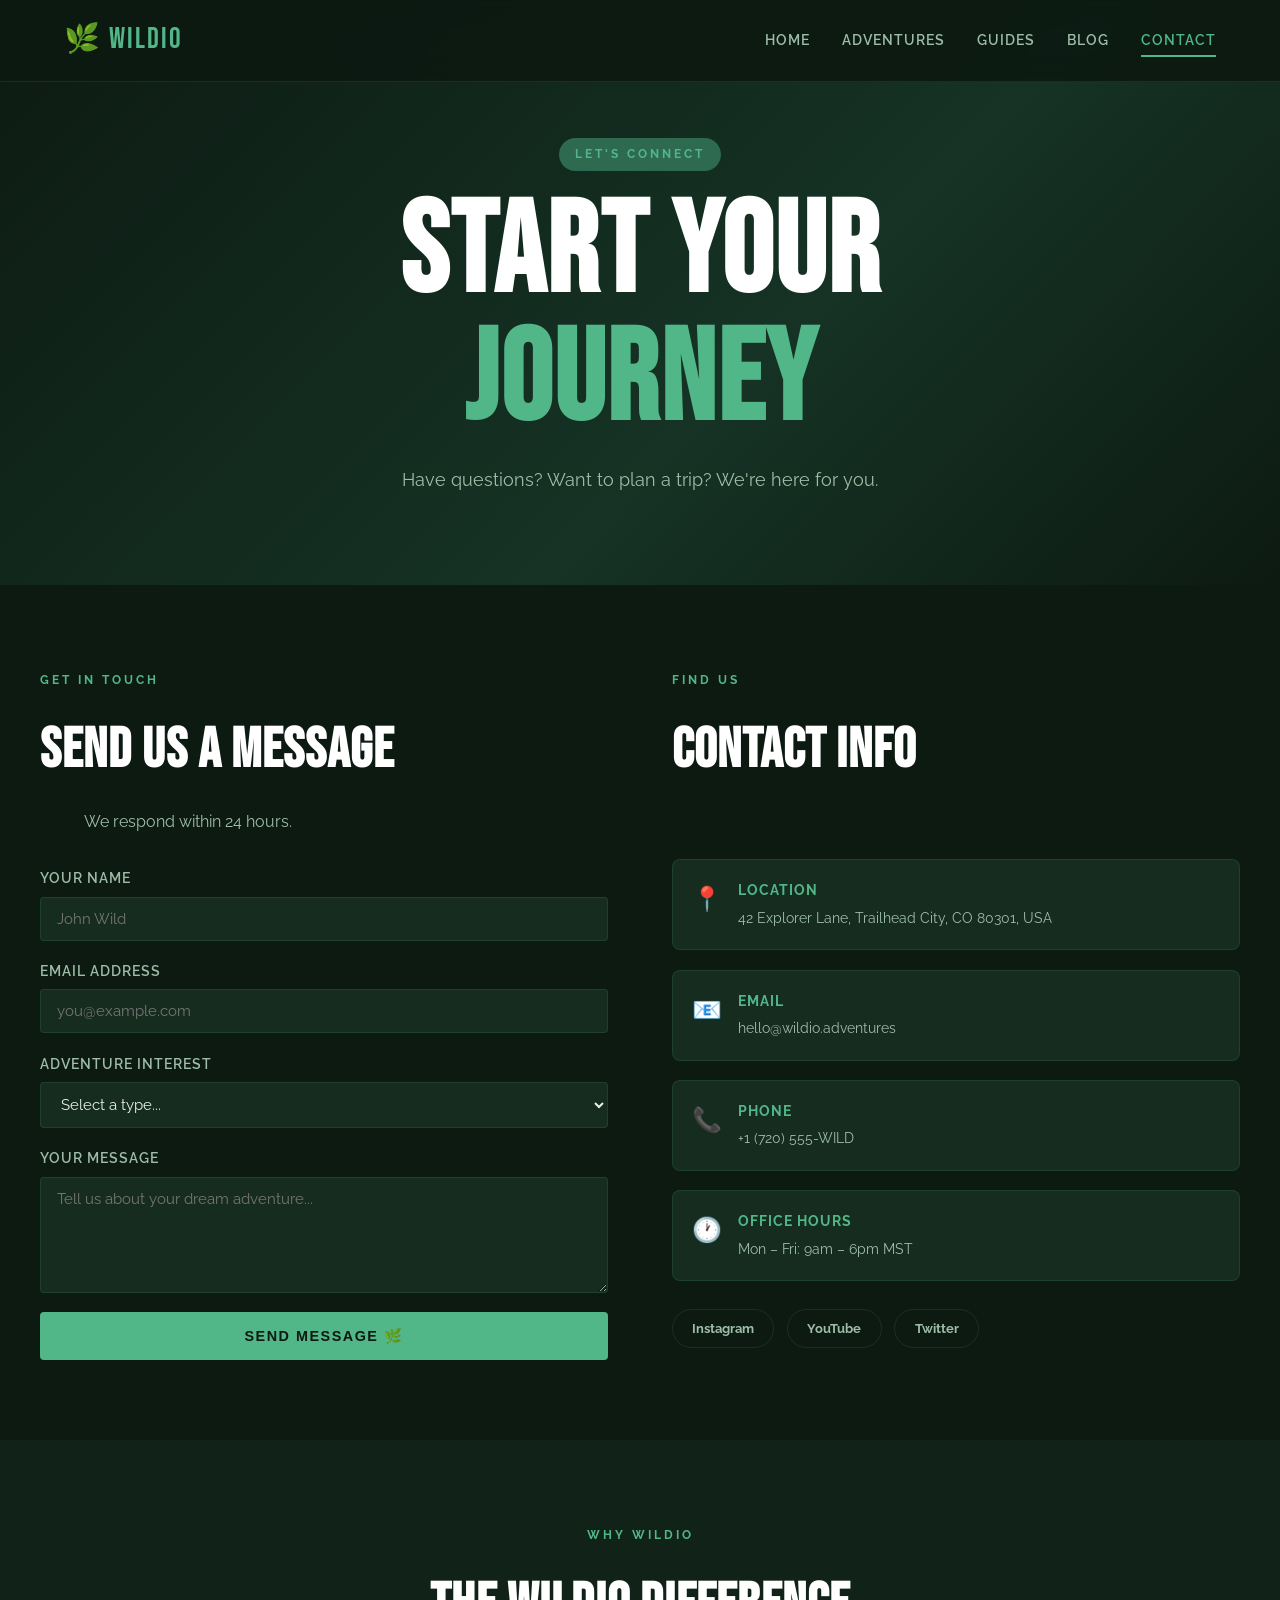
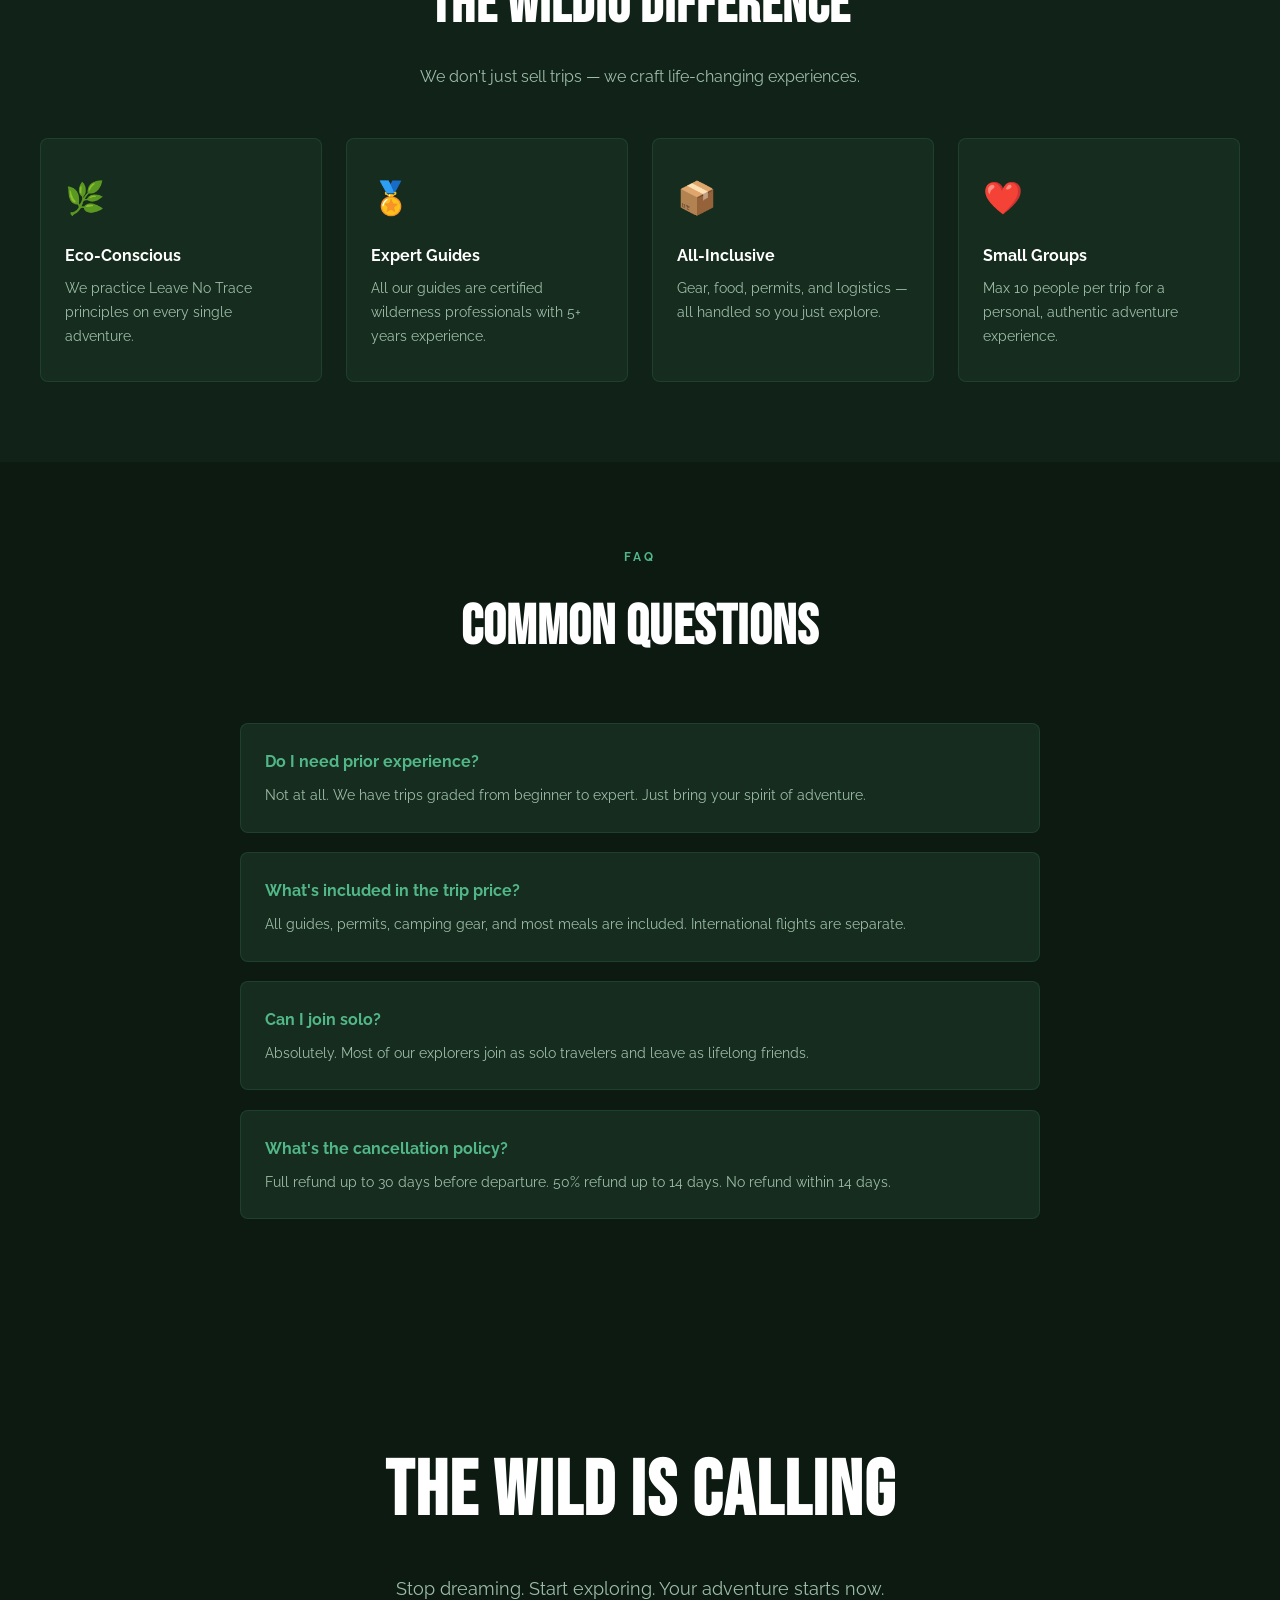
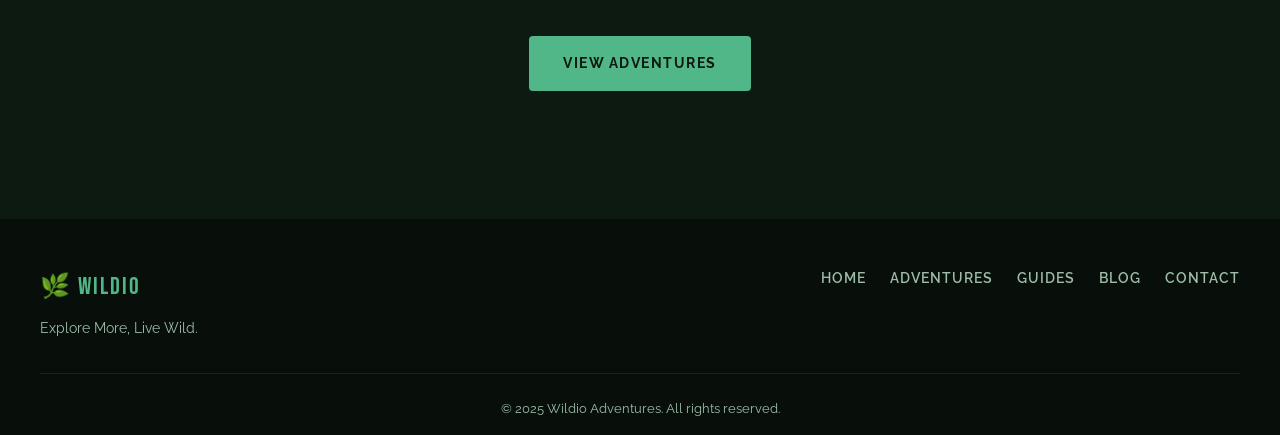
<file: contact.html>
<!DOCTYPE html>
<html lang="en">
<head>
  <meta charset="UTF-8" />
  <meta name="viewport" content="width=device-width, initial-scale=1.0"/>
  <title>Contact – Wildio Adventures</title>
  <link rel="stylesheet" href="style.css"/>
  <link href="https://fonts.googleapis.com/css2?family=Bebas+Neue&family=Raleway:wght@300;400;600;700&display=swap" rel="stylesheet"/>
</head>
<body>

  <!-- HEADER -->
  <header class="site-header">
    <div class="header-inner">
      <a href="index.html" class="logo">🌿 Wildio</a>
      <nav class="nav" id="nav">
        <a href="index.html" class="nav-link">Home</a>
        <a href="adventures.html" class="nav-link">Adventures</a>
        <a href="guides.html" class="nav-link">Guides</a>
        <a href="blog.html" class="nav-link">Blog</a>
        <a href="contact.html" class="nav-link active">Contact</a>
      </nav>
      <button class="menu-toggle" id="menuToggle" aria-label="Toggle menu">☰</button>
    </div>
  </header>

  <!-- HERO -->
  <section class="hero hero-sm" style="background-image: url('https://images.unsplash.com/photo-1500534314209-a25ddb2bd429?w=1600&q=80')">
    <div class="hero-overlay"></div>
    <div class="hero-content">
      <span class="hero-tag">Let's Connect</span>
      <h1 class="hero-title">Start Your<br><em>Journey</em></h1>
      <p class="hero-sub">Have questions? Want to plan a trip? We're here for you.</p>
    </div>
  </section>

  <!-- SECTION 1: CONTACT FORM + INFO -->
  <section class="section">
    <div class="container">
      <div class="contact-layout">
        <!-- FORM -->
        <div class="contact-form-wrap">
          <div class="section-header" style="text-align:left; margin-bottom: 2rem;">
            <span class="section-tag">Get In Touch</span>
            <h2>Send Us a Message</h2>
            <p>We respond within 24 hours.</p>
          </div>
          <form class="contact-form" id="contactForm">
            <div class="form-group">
              <label>Your Name</label>
              <input type="text" placeholder="John Wild" required />
            </div>
            <div class="form-group">
              <label>Email Address</label>
              <input type="email" placeholder="you@example.com" required />
            </div>
            <div class="form-group">
              <label>Adventure Interest</label>
              <select>
                <option value="">Select a type...</option>
                <option>Hiking / Trekking</option>
                <option>Camping</option>
                <option>Road Trip</option>
                <option>Multi-Day Expedition</option>
                <option>Custom Adventure</option>
              </select>
            </div>
            <div class="form-group">
              <label>Your Message</label>
              <textarea rows="5" placeholder="Tell us about your dream adventure..."></textarea>
            </div>
            <button type="submit" class="btn btn-primary">Send Message 🌿</button>
          </form>
          <div class="form-success" id="formSuccess">
            ✅ Message sent! We'll get back to you within 24 hours.
          </div>
        </div>

        <!-- INFO -->
        <div class="contact-info">
          <div class="section-header" style="text-align:left; margin-bottom: 2rem;">
            <span class="section-tag">Find Us</span>
            <h2>Contact Info</h2>
          </div>
          <div class="info-card">
            <div class="info-icon">📍</div>
            <div>
              <h4>Location</h4>
              <p>42 Explorer Lane, Trailhead City, CO 80301, USA</p>
            </div>
          </div>
          <div class="info-card">
            <div class="info-icon">📧</div>
            <div>
              <h4>Email</h4>
              <p>hello@wildio.adventures</p>
            </div>
          </div>
          <div class="info-card">
            <div class="info-icon">📞</div>
            <div>
              <h4>Phone</h4>
              <p>+1 (720) 555-WILD</p>
            </div>
          </div>
          <div class="info-card">
            <div class="info-icon">🕐</div>
            <div>
              <h4>Office Hours</h4>
              <p>Mon – Fri: 9am – 6pm MST</p>
            </div>
          </div>
          <div class="social-links">
            <a href="#" class="social-btn">Instagram</a>
            <a href="#" class="social-btn">YouTube</a>
            <a href="#" class="social-btn">Twitter</a>
          </div>
        </div>
      </div>
    </div>
  </section>

  <!-- SECTION 2: WHY US -->
  <section class="section section-dark">
    <div class="container">
      <div class="section-header">
        <span class="section-tag">Why Wildio</span>
        <h2>The Wildio Difference</h2>
        <p>We don't just sell trips — we craft life-changing experiences.</p>
      </div>
      <div class="tips-grid">
        <div class="tip-card">
          <div class="tip-icon">🌿</div>
          <h4>Eco-Conscious</h4>
          <p>We practice Leave No Trace principles on every single adventure.</p>
        </div>
        <div class="tip-card">
          <div class="tip-icon">🏅</div>
          <h4>Expert Guides</h4>
          <p>All our guides are certified wilderness professionals with 5+ years experience.</p>
        </div>
        <div class="tip-card">
          <div class="tip-icon">📦</div>
          <h4>All-Inclusive</h4>
          <p>Gear, food, permits, and logistics — all handled so you just explore.</p>
        </div>
        <div class="tip-card">
          <div class="tip-icon">❤️</div>
          <h4>Small Groups</h4>
          <p>Max 10 people per trip for a personal, authentic adventure experience.</p>
        </div>
      </div>
    </div>
  </section>

  <!-- SECTION 3: FAQ -->
  <section class="section">
    <div class="container" style="max-width: 800px;">
      <div class="section-header">
        <span class="section-tag">FAQ</span>
        <h2>Common Questions</h2>
      </div>
      <div class="faq-list">
        <div class="faq-item">
          <h4>Do I need prior experience?</h4>
          <p>Not at all. We have trips graded from beginner to expert. Just bring your spirit of adventure.</p>
        </div>
        <div class="faq-item">
          <h4>What's included in the trip price?</h4>
          <p>All guides, permits, camping gear, and most meals are included. International flights are separate.</p>
        </div>
        <div class="faq-item">
          <h4>Can I join solo?</h4>
          <p>Absolutely. Most of our explorers join as solo travelers and leave as lifelong friends.</p>
        </div>
        <div class="faq-item">
          <h4>What's the cancellation policy?</h4>
          <p>Full refund up to 30 days before departure. 50% refund up to 14 days. No refund within 14 days.</p>
        </div>
      </div>
    </div>
  </section>

  <!-- CTA -->
  <section class="cta-section" style="background-image: url('https://images.unsplash.com/photo-1551918120-9739cb430c6d?w=1600&q=80')">
    <div class="cta-overlay"></div>
    <div class="cta-content">
      <h2>The Wild Is Calling</h2>
      <p>Stop dreaming. Start exploring. Your adventure starts now.</p>
      <a href="adventures.html" class="btn btn-primary">View Adventures</a>
    </div>
  </section>

  <!-- FOOTER -->
  <footer class="site-footer">
    <div class="footer-inner">
      <div class="footer-brand">
        <span class="logo">🌿 Wildio</span>
        <p>Explore More, Live Wild.</p>
      </div>
      <div class="footer-links">
        <a href="index.html">Home</a>
        <a href="adventures.html">Adventures</a>
        <a href="guides.html">Guides</a>
        <a href="blog.html">Blog</a>
        <a href="contact.html">Contact</a>
      </div>
    </div>
    <div class="footer-bottom">© 2025 Wildio Adventures. All rights reserved.</div>
  </footer>

  <script src="script.js"></script>
</body>
</html>
</file>
<file: style.css>
/* ===========================
   WILDIO ADVENTURES – style.css
   =========================== */

:root {
  --green: #2d6a4f;
  --green-light: #52b788;
  --green-dark: #1b4332;
  --gold: #d4a017;
  --dark: #0d1a12;
  --dark-2: #112318;
  --card-bg: #152c1e;
  --text: #e8f0eb;
  --text-muted: #9dbda8;
  --border: rgba(82, 183, 136, 0.15);
}

*, *::before, *::after { box-sizing: border-box; margin: 0; padding: 0; }

html { scroll-behavior: smooth; }

body {
  font-family: 'Raleway', sans-serif;
  background: var(--dark);
  color: var(--text);
  line-height: 1.7;
  overflow-x: hidden;
}

img { width: 100%; height: 100%; object-fit: cover; display: block; }

a { text-decoration: none; color: inherit; }

/* ---- HEADER ---- */
.site-header {
  position: fixed; top: 0; left: 0; right: 0; z-index: 999;
  background: rgba(13, 26, 18, 0.92);
  backdrop-filter: blur(12px);
  border-bottom: 1px solid var(--border);
}
.header-inner {
  max-width: 1200px; margin: 0 auto;
  display: flex; align-items: center; justify-content: space-between;
  padding: 1rem 1.5rem;
}
.logo {
  font-family: 'Bebas Neue', cursive;
  font-size: 1.8rem; letter-spacing: 2px;
  color: var(--green-light);
}
.nav { display: flex; gap: 2rem; }
.nav-link {
  font-size: 0.9rem; font-weight: 600; letter-spacing: 1px;
  text-transform: uppercase; color: var(--text-muted);
  transition: color 0.3s;
  position: relative;
}
.nav-link::after {
  content: ''; position: absolute; bottom: -4px; left: 0;
  width: 0; height: 2px; background: var(--green-light);
  transition: width 0.3s;
}
.nav-link:hover, .nav-link.active { color: var(--green-light); }
.nav-link:hover::after, .nav-link.active::after { width: 100%; }

.menu-toggle {
  display: none; background: none; border: none;
  color: var(--green-light); font-size: 1.6rem; cursor: pointer;
}

/* ---- HERO ---- */
.hero {
  position: relative; min-height: 100vh;
  display: flex; align-items: center; justify-content: center;
  background-size: cover; background-position: center; background-attachment: fixed;
  padding-top: 80px;
}
.hero-sm { min-height: 65vh; background-attachment: scroll; }

.hero-overlay {
  position: absolute; inset: 0;
  background: linear-gradient(135deg, rgba(13,26,18,0.85) 0%, rgba(27,67,50,0.6) 60%, rgba(13,26,18,0.9) 100%);
}
.hero-content {
  position: relative; z-index: 2; text-align: center;
  max-width: 800px; padding: 2rem 1.5rem;
  animation: fadeUp 0.9s ease both;
}
.hero-tag {
  display: inline-block; background: var(--green);
  color: var(--green-light); font-size: 0.75rem;
  font-weight: 700; letter-spacing: 3px; text-transform: uppercase;
  padding: 0.4rem 1rem; border-radius: 50px; margin-bottom: 1.2rem;
}
.hero-title {
  font-family: 'Bebas Neue', cursive;
  font-size: clamp(3.5rem, 10vw, 8rem);
  line-height: 1; letter-spacing: 2px; margin-bottom: 1.2rem;
  color: #fff;
}
.hero-title em { color: var(--green-light); font-style: normal; }
.hero-sub { font-size: 1.1rem; color: var(--text-muted); max-width: 560px; margin: 0 auto 2rem; }
.hero-btns { display: flex; gap: 1rem; justify-content: center; flex-wrap: wrap; }

.scroll-hint {
  position: absolute; bottom: 2rem; left: 50%; transform: translateX(-50%);
  color: var(--text-muted); font-size: 0.8rem; letter-spacing: 2px;
  animation: bounce 2s infinite;
}

/* ---- BUTTONS ---- */
.btn {
  display: inline-block; padding: 0.85rem 2rem;
  font-size: 0.9rem; font-weight: 700; letter-spacing: 1.5px;
  text-transform: uppercase; border-radius: 4px;
  transition: all 0.3s; cursor: pointer; border: 2px solid transparent;
}
.btn-primary {
  background: var(--green-light); color: var(--dark);
  border-color: var(--green-light);
}
.btn-primary:hover { background: var(--green); border-color: var(--green); color: #fff; transform: translateY(-2px); }
.btn-outline {
  background: transparent; color: var(--green-light);
  border-color: var(--green-light);
}
.btn-outline:hover { background: var(--green-light); color: var(--dark); transform: translateY(-2px); }

/* ---- SECTIONS ---- */
.section { padding: 5rem 1.5rem; }
.section-dark { background: var(--dark-2); }
.container { max-width: 1200px; margin: 0 auto; }

.section-header {
  text-align: center; margin-bottom: 3rem;
}
.section-tag {
  display: inline-block; color: var(--green-light);
  font-size: 0.75rem; font-weight: 700; letter-spacing: 3px;
  text-transform: uppercase; margin-bottom: 0.8rem;
}
.section-header h2 {
  font-family: 'Bebas Neue', cursive;
  font-size: clamp(2rem, 5vw, 3.5rem);
  letter-spacing: 1px; color: #fff; margin-bottom: 0.6rem;
}
.section-header p { color: var(--text-muted); max-width: 480px; margin: 0 auto; }

/* ---- CARDS ---- */
.cards-grid {
  display: grid;
  grid-template-columns: repeat(auto-fit, minmax(280px, 1fr));
  gap: 1.5rem;
}
.card {
  background: var(--card-bg);
  border: 1px solid var(--border);
  border-radius: 8px; overflow: hidden;
  transition: transform 0.3s, box-shadow 0.3s;
}
.card:hover { transform: translateY(-6px); box-shadow: 0 20px 50px rgba(0,0,0,0.4); }
.card img { height: 220px; }
.card-body { padding: 1.4rem; }
.card-body h3 { font-size: 1.15rem; font-weight: 700; margin: 0.5rem 0; color: #fff; }
.card-body p { font-size: 0.9rem; color: var(--text-muted); margin-bottom: 1rem; }
.card-link {
  color: var(--green-light); font-size: 0.85rem;
  font-weight: 700; letter-spacing: 1px;
  transition: color 0.2s;
}
.card-link:hover { color: #fff; }

.badge {
  display: inline-block; background: rgba(82,183,136,0.15);
  color: var(--green-light); font-size: 0.7rem;
  font-weight: 700; letter-spacing: 2px; text-transform: uppercase;
  padding: 0.25rem 0.7rem; border-radius: 50px;
}

/* ---- TIPS GRID ---- */
.tips-grid {
  display: grid;
  grid-template-columns: repeat(auto-fit, minmax(220px, 1fr));
  gap: 1.5rem;
}
.tip-card {
  background: var(--card-bg); border: 1px solid var(--border);
  border-radius: 8px; padding: 2rem 1.5rem;
  transition: transform 0.3s, border-color 0.3s;
}
.tip-card:hover { transform: translateY(-4px); border-color: var(--green-light); }
.tip-icon { font-size: 2rem; margin-bottom: 1rem; }
.tip-card h4 { font-size: 1rem; font-weight: 700; color: #fff; margin-bottom: 0.5rem; }
.tip-card p { font-size: 0.88rem; color: var(--text-muted); }

/* ---- CTA SECTION ---- */
.cta-section {
  position: relative; padding: 8rem 1.5rem;
  background-size: cover; background-position: center;
  text-align: center;
}
.cta-overlay {
  position: absolute; inset: 0;
  background: linear-gradient(rgba(13,26,18,0.75), rgba(13,26,18,0.85));
}
.cta-content { position: relative; z-index: 2; }
.cta-content h2 {
  font-family: 'Bebas Neue', cursive;
  font-size: clamp(2.5rem, 6vw, 5rem);
  color: #fff; letter-spacing: 2px; margin-bottom: 1rem;
}
.cta-content p { color: var(--text-muted); font-size: 1.1rem; margin-bottom: 2rem; }

/* ---- BLOG FEATURED ---- */
.blog-featured {
  display: grid; grid-template-columns: 1fr 1fr; gap: 2.5rem;
  background: var(--card-bg); border: 1px solid var(--border);
  border-radius: 8px; overflow: hidden;
}
.blog-featured img { height: 100%; min-height: 320px; }
.blog-featured-body {
  padding: 2.5rem 2rem;
  display: flex; flex-direction: column; justify-content: center; gap: 0.8rem;
}
.blog-featured-body h3 { font-size: 1.6rem; font-weight: 700; color: #fff; }
.blog-meta { font-size: 0.8rem; color: var(--green-light); letter-spacing: 1px; }
.blog-featured-body p { color: var(--text-muted); font-size: 0.95rem; }
.blog-card .card-body h3 { font-size: 1rem; }

/* ---- CONTACT ---- */
.contact-layout {
  display: grid; grid-template-columns: 1fr 1fr; gap: 4rem;
  align-items: start;
}
.contact-form { display: flex; flex-direction: column; gap: 1.2rem; }
.form-group { display: flex; flex-direction: column; gap: 0.4rem; }
.form-group label { font-size: 0.85rem; font-weight: 600; color: var(--text-muted); letter-spacing: 1px; text-transform: uppercase; }
.form-group input,
.form-group select,
.form-group textarea {
  background: var(--card-bg); border: 1px solid var(--border);
  color: var(--text); border-radius: 4px; padding: 0.75rem 1rem;
  font-family: 'Raleway', sans-serif; font-size: 0.95rem;
  transition: border-color 0.3s; resize: vertical;
}
.form-group input:focus,
.form-group select:focus,
.form-group textarea:focus {
  outline: none; border-color: var(--green-light);
}
.form-group select option { background: var(--dark); }
.form-success {
  display: none; margin-top: 1rem; padding: 1rem;
  background: rgba(82,183,136,0.1); border: 1px solid var(--green-light);
  border-radius: 4px; color: var(--green-light); font-size: 0.9rem;
}

.contact-info { display: flex; flex-direction: column; gap: 1.2rem; }
.info-card {
  display: flex; align-items: flex-start; gap: 1rem;
  background: var(--card-bg); border: 1px solid var(--border);
  border-radius: 8px; padding: 1.2rem;
}
.info-icon { font-size: 1.5rem; flex-shrink: 0; }
.info-card h4 { font-size: 0.85rem; font-weight: 700; color: var(--green-light); text-transform: uppercase; letter-spacing: 1px; margin-bottom: 0.2rem; }
.info-card p { font-size: 0.9rem; color: var(--text-muted); }
.social-links { display: flex; gap: 0.8rem; flex-wrap: wrap; margin-top: 0.5rem; }
.social-btn {
  padding: 0.5rem 1.2rem; border: 1px solid var(--border);
  border-radius: 50px; font-size: 0.8rem; font-weight: 700;
  color: var(--text-muted); transition: all 0.3s;
}
.social-btn:hover { border-color: var(--green-light); color: var(--green-light); }

/* ---- FAQ ---- */
.faq-list { display: flex; flex-direction: column; gap: 1.2rem; }
.faq-item {
  background: var(--card-bg); border: 1px solid var(--border);
  border-radius: 8px; padding: 1.5rem;
}
.faq-item h4 { font-size: 1rem; font-weight: 700; color: var(--green-light); margin-bottom: 0.5rem; }
.faq-item p { font-size: 0.9rem; color: var(--text-muted); }

/* ---- FOOTER ---- */
.site-footer { background: #080f0b; padding: 3rem 1.5rem 1rem; }
.footer-inner {
  max-width: 1200px; margin: 0 auto;
  display: flex; align-items: flex-start; justify-content: space-between;
  flex-wrap: wrap; gap: 2rem; padding-bottom: 2rem;
  border-bottom: 1px solid var(--border);
}
.footer-brand .logo { font-size: 1.5rem; }
.footer-brand p { font-size: 0.9rem; color: var(--text-muted); margin-top: 0.5rem; }
.footer-links { display: flex; gap: 1.5rem; flex-wrap: wrap; }
.footer-links a { font-size: 0.85rem; color: var(--text-muted); font-weight: 600; letter-spacing: 1px; text-transform: uppercase; transition: color 0.2s; }
.footer-links a:hover { color: var(--green-light); }
.footer-bottom { max-width: 1200px; margin: 1.5rem auto 0; font-size: 0.8rem; color: var(--text-muted); text-align: center; }

/* ---- ANIMATIONS ---- */
@keyframes fadeUp {
  from { opacity: 0; transform: translateY(30px); }
  to { opacity: 1; transform: translateY(0); }
}
@keyframes bounce {
  0%, 100% { transform: translateX(-50%) translateY(0); }
  50% { transform: translateX(-50%) translateY(-8px); }
}

/* ---- RESPONSIVE ---- */
@media (max-width: 900px) {
  .blog-featured { grid-template-columns: 1fr; }
  .blog-featured img { min-height: 240px; }
  .contact-layout { grid-template-columns: 1fr; gap: 2.5rem; }
}

@media (max-width: 768px) {
  .nav { display: none; flex-direction: column; position: absolute; top: 70px; left: 0; right: 0; background: var(--dark-2); padding: 1.5rem; gap: 1rem; border-bottom: 1px solid var(--border); }
  .nav.open { display: flex; }
  .menu-toggle { display: block; }
  .hero { background-attachment: scroll; }
  .hero-title { font-size: clamp(3rem, 15vw, 5rem); }
  .cards-grid { grid-template-columns: 1fr; }
  .tips-grid { grid-template-columns: 1fr 1fr; }
  .footer-inner { flex-direction: column; gap: 1.5rem; }
}

@media (max-width: 480px) {
  .tips-grid { grid-template-columns: 1fr; }
  .hero-btns { flex-direction: column; align-items: center; }
  .cta-content h2 { font-size: 2.5rem; }
}
</file>
